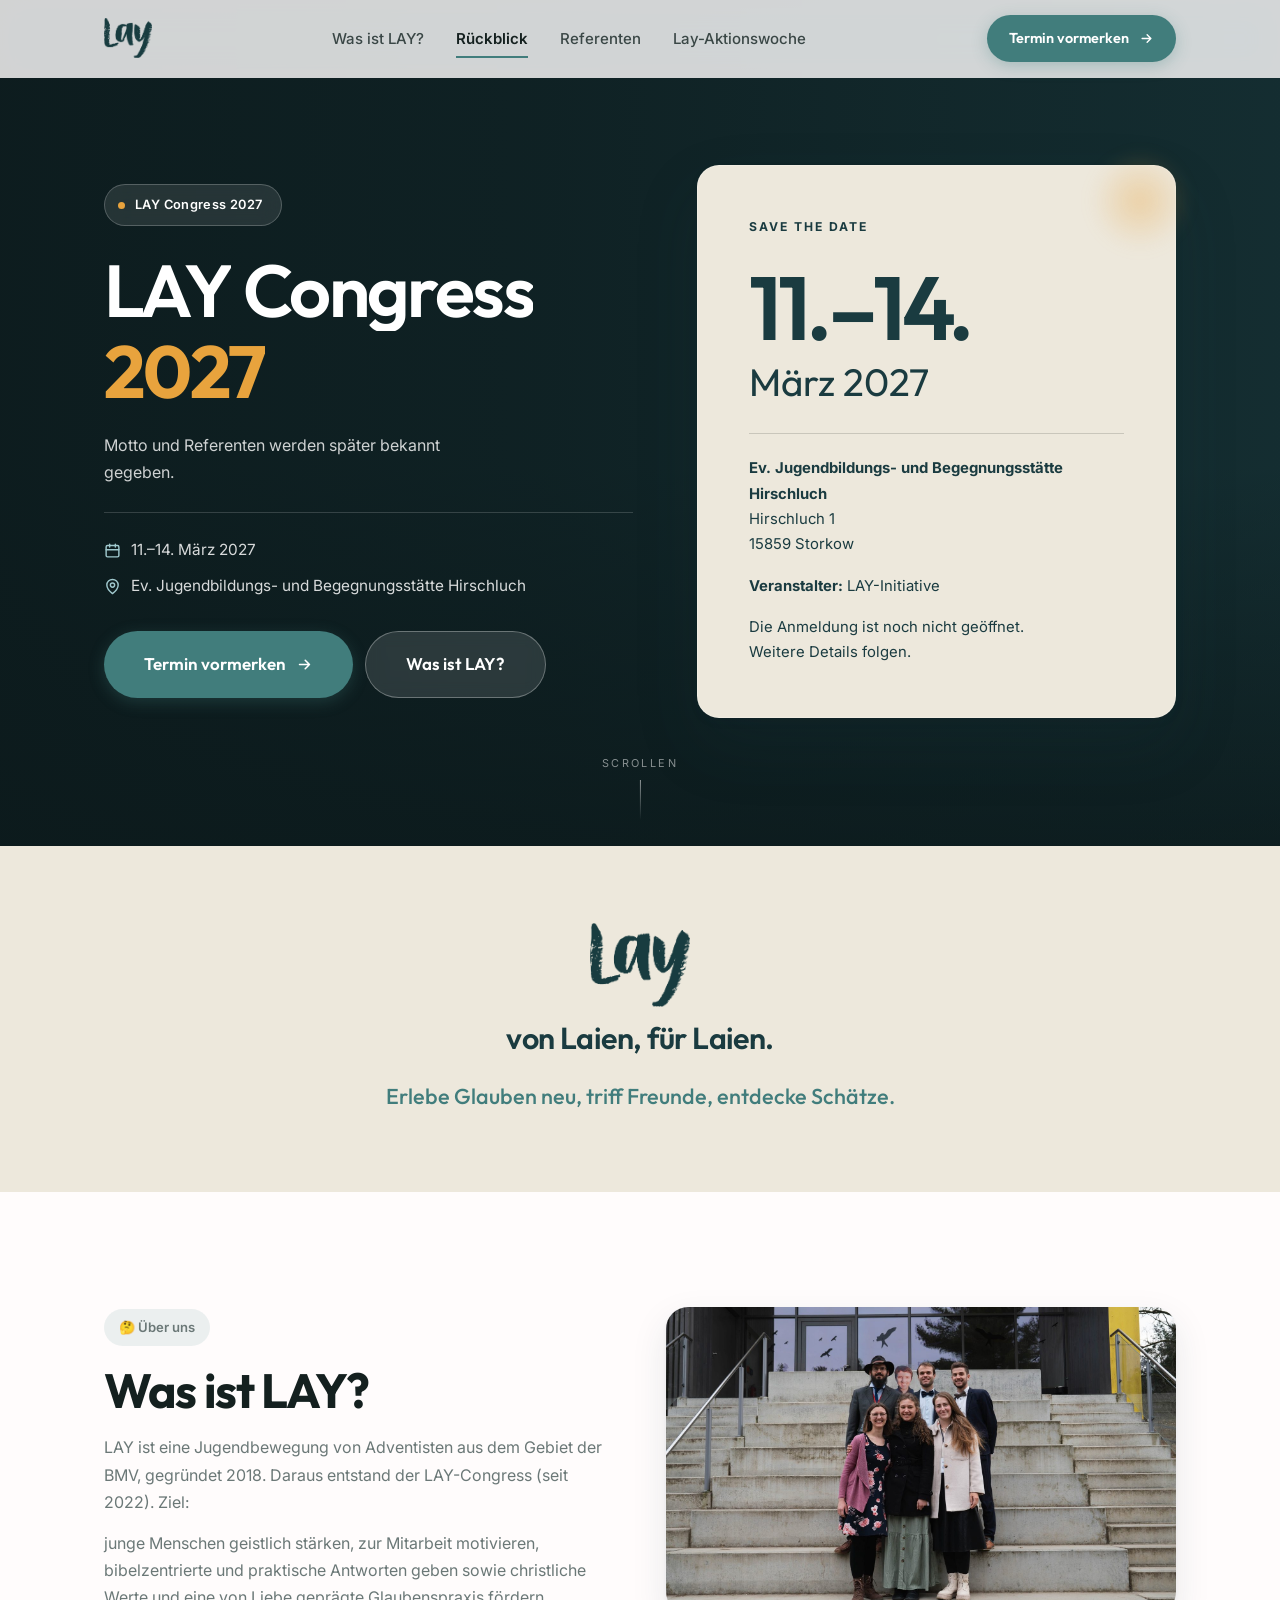
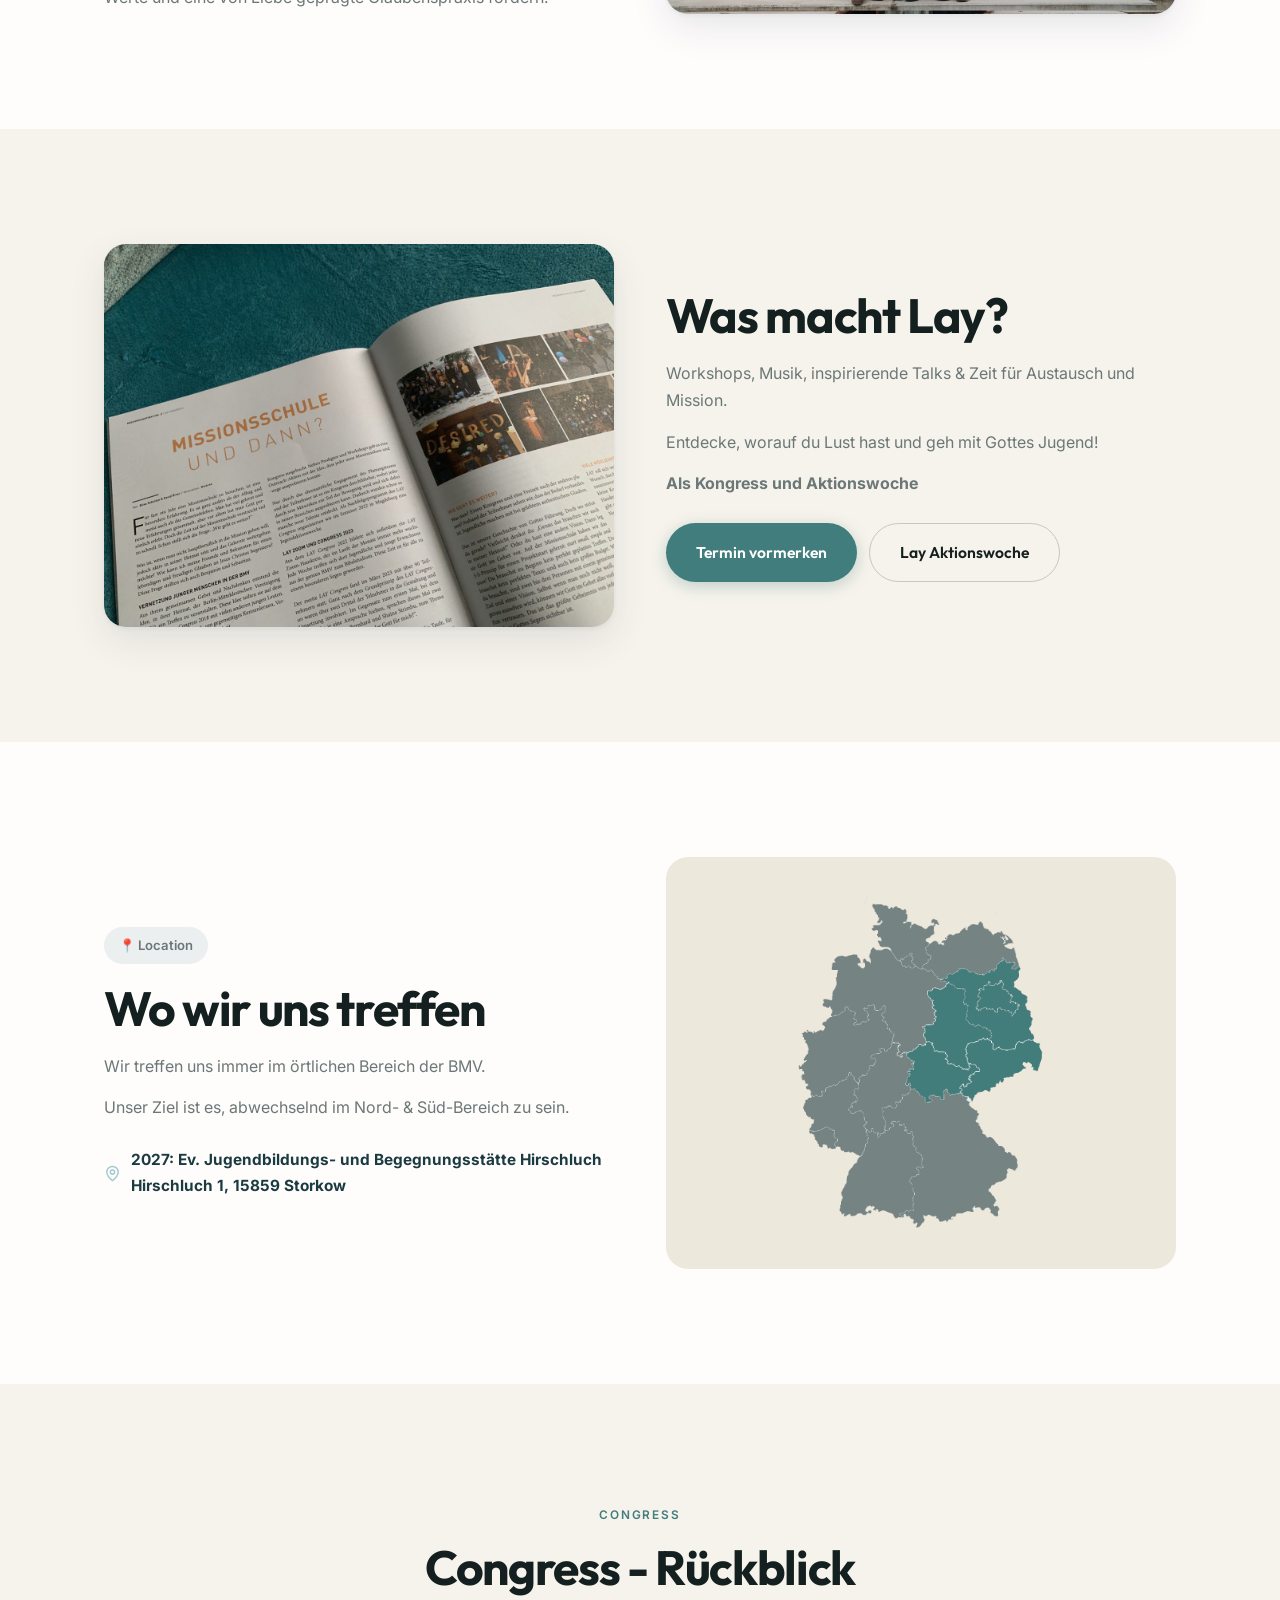
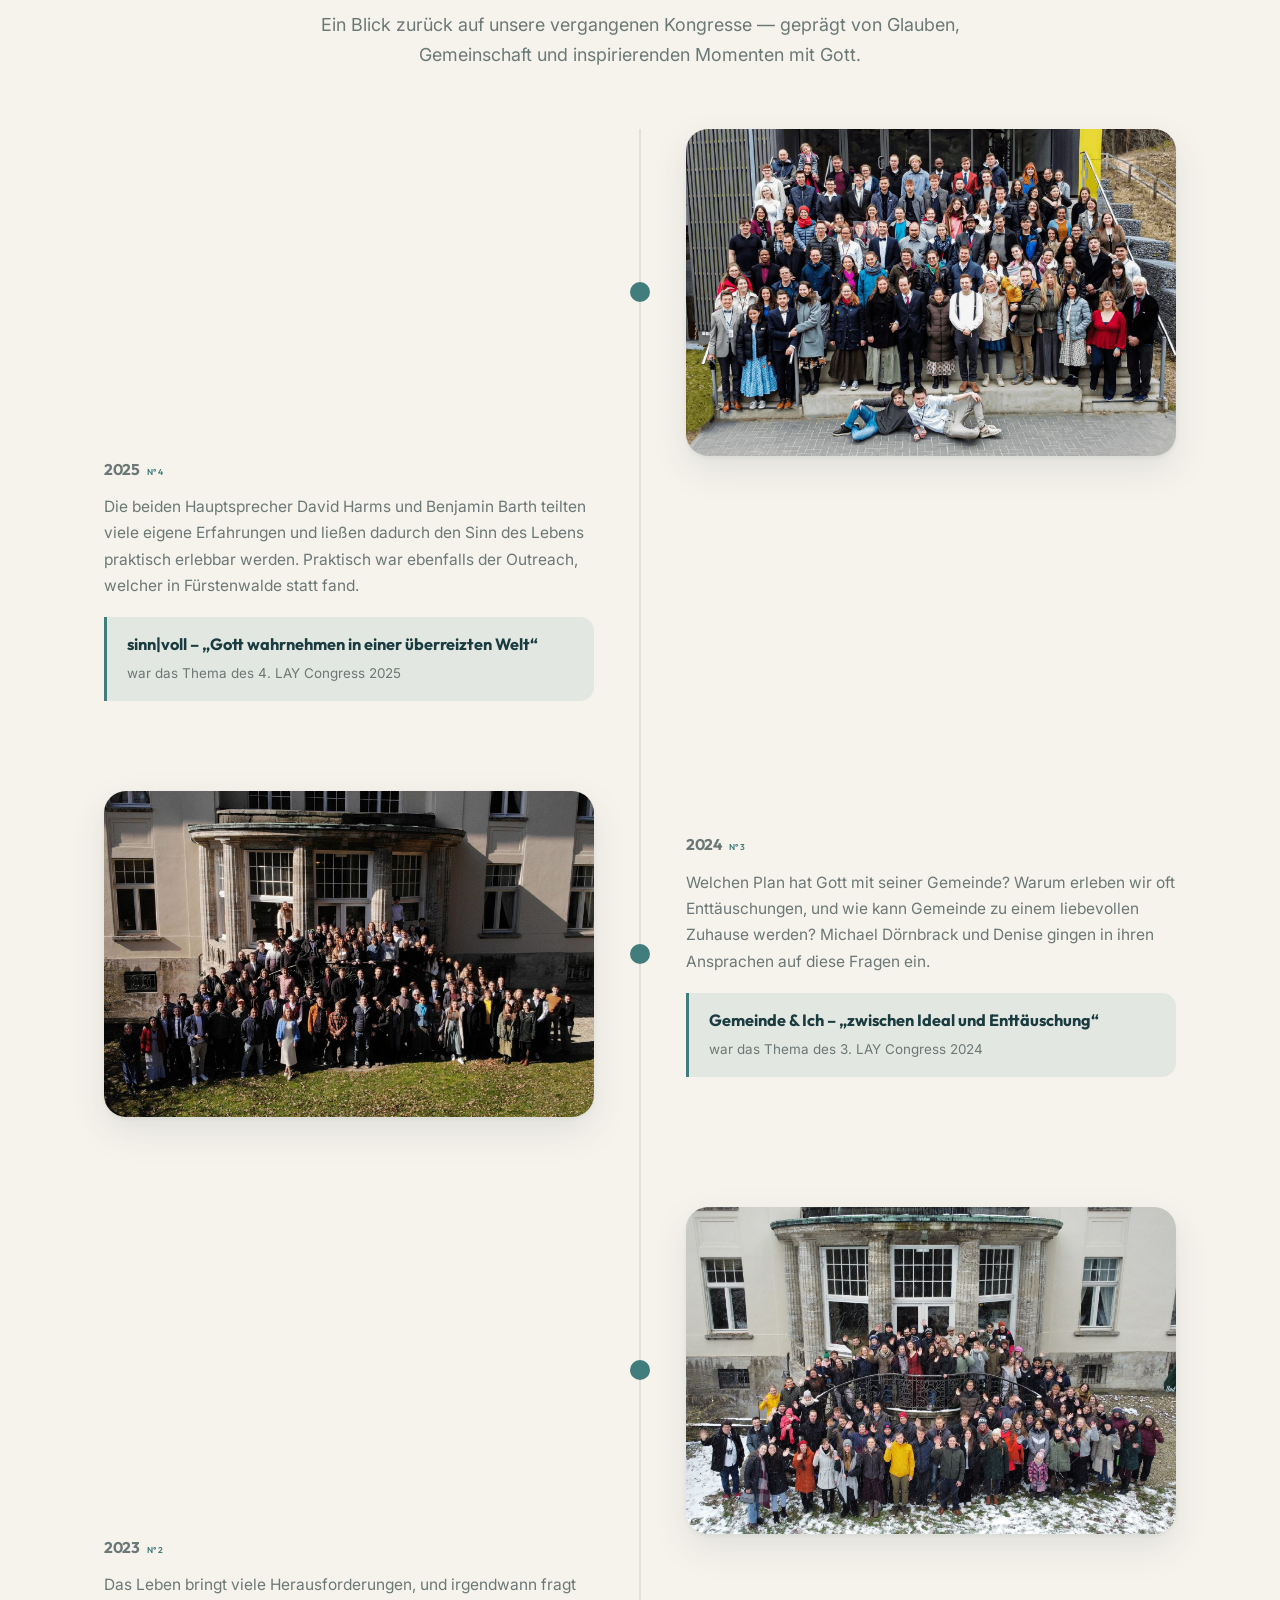
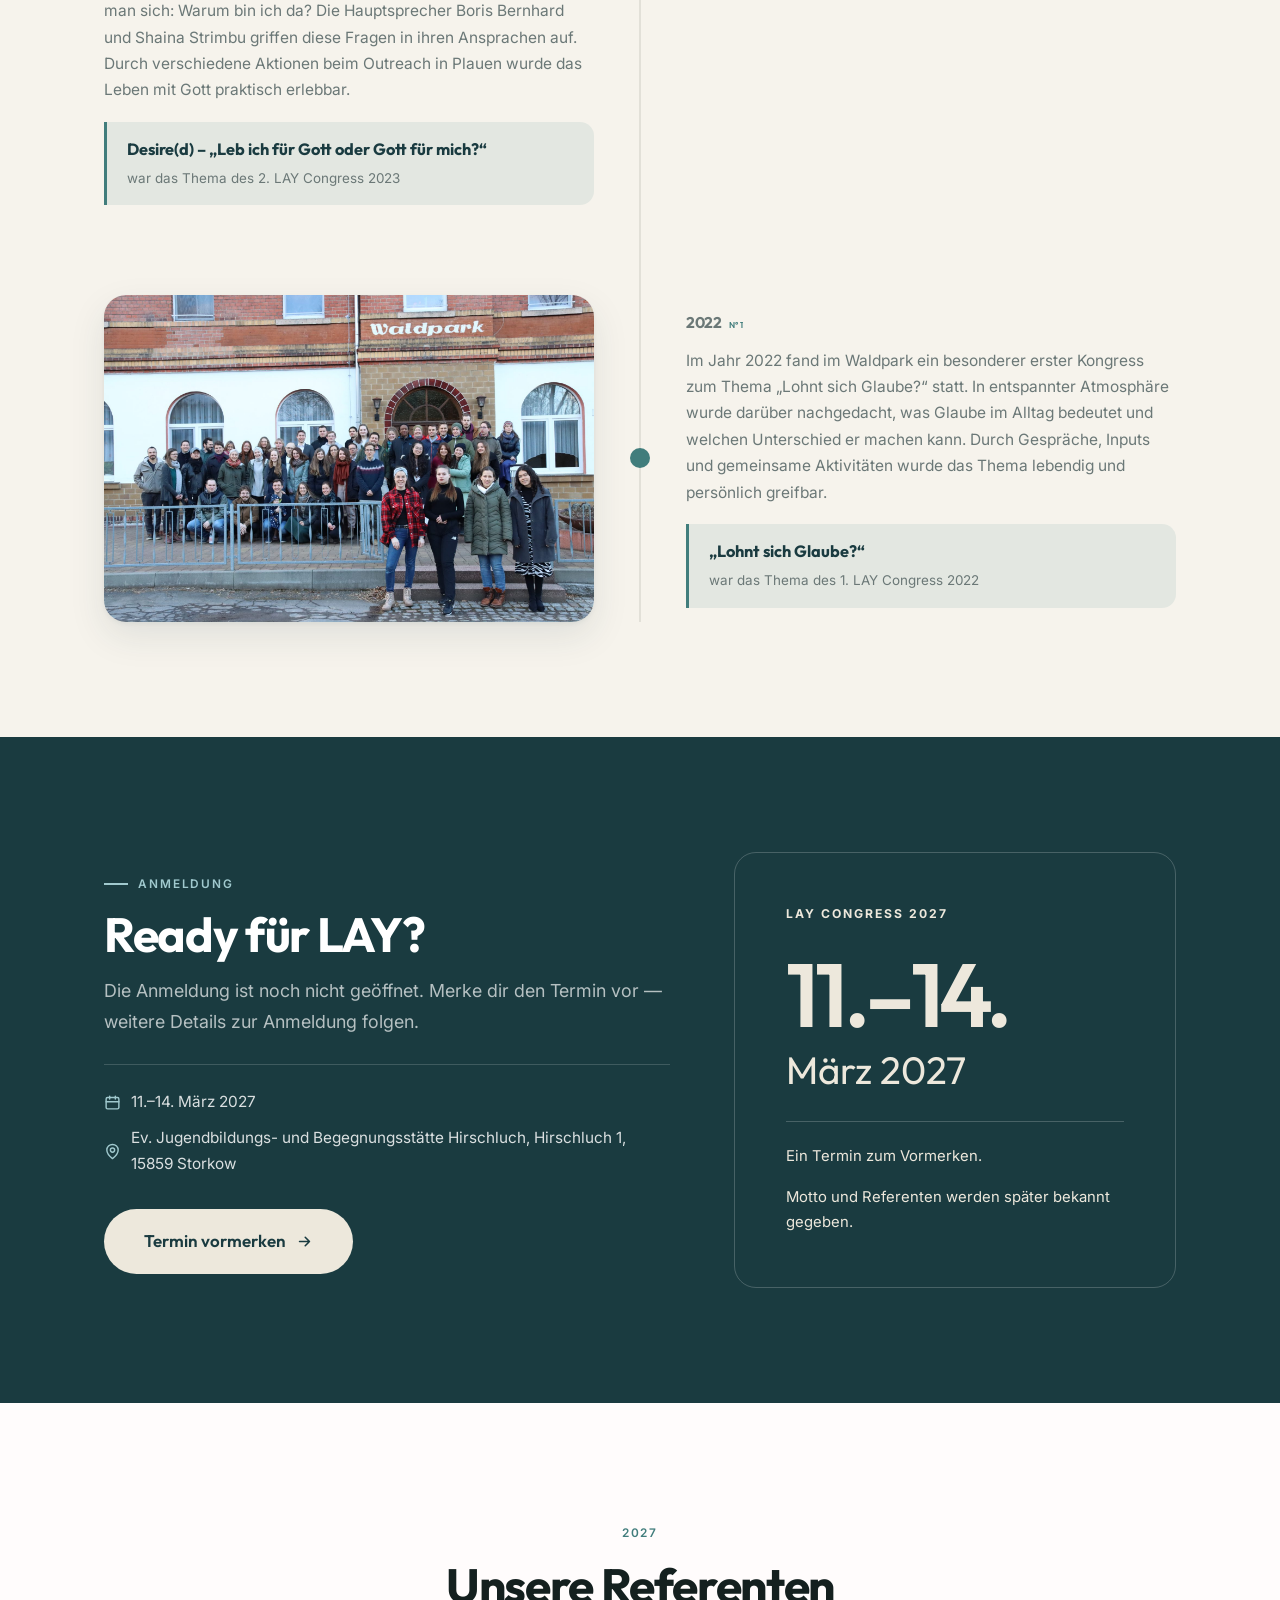
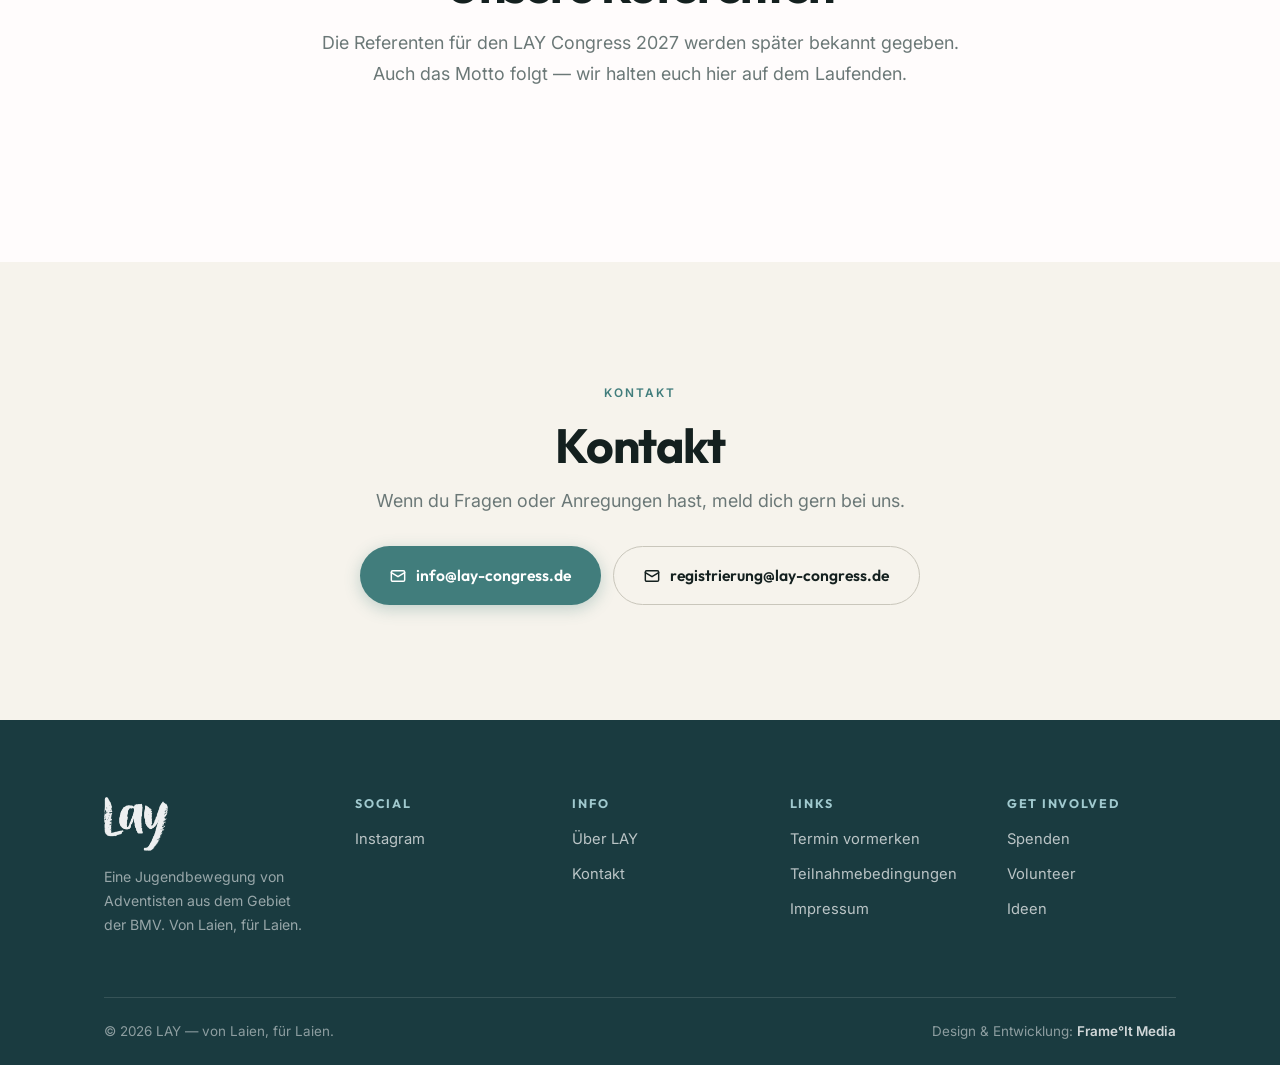
<file: index.html>
<!DOCTYPE html>
<html lang="de">
<head>
<meta charset="UTF-8">
<meta name="viewport" content="width=device-width, initial-scale=1, viewport-fit=cover">
<title>LAY Congress 2027 – 11.–14. März | Ev. Jugendbildungs- und Begegnungsstätte Hirschluch</title>
<meta name="description" content="LAY Congress 2027: 11.–14. März in der Ev. Jugendbildungs- und Begegnungsstätte Hirschluch. Termin vormerken! Motto und Referenten werden später bekannt gegeben. Die Anmeldung ist noch nicht geöffnet.">
<meta name="theme-color" content="#1a3b40">
<link rel="icon" href="assets/img/favicon.png" type="image/png">
<link rel="apple-touch-icon" href="assets/img/favicon.png">

<meta property="og:type" content="website">
<meta property="og:title" content="LAY Congress 2027 – 11.–14. März | Ev. Jugendbildungs- und Begegnungsstätte Hirschluch">
<meta property="og:description" content="LAY Congress 2027: 11.–14. März in der Ev. Jugendbildungs- und Begegnungsstätte Hirschluch. Motto, Referenten und Anmeldedetails folgen.">
<meta property="og:locale" content="de_DE">

<link rel="preconnect" href="https://fonts.googleapis.com">
<link rel="preconnect" href="https://fonts.gstatic.com" crossorigin>
<link href="https://fonts.googleapis.com/css2?family=Inter:wght@400;500;600;700&family=Outfit:wght@500;600;700&display=swap" rel="stylesheet">
<script>document.documentElement.classList.add('js');</script>
<link rel="stylesheet" href="assets/css/style.css?v=2027-save-the-date">

<script type="application/ld+json">
{
  "@context": "https://schema.org",
  "@type": "Event",
  "name": "LAY Congress 2027",
  "startDate": "2027-03-11",
  "endDate": "2027-03-14",
  "eventStatus": "https://schema.org/EventScheduled",
  "eventAttendanceMode": "https://schema.org/OfflineEventAttendanceMode",
  "location": {
    "@type": "Place",
    "name": "Ev. Jugendbildungs- und Begegnungsstätte Hirschluch",
    "address": {
      "@type": "PostalAddress",
      "streetAddress": "Hirschluch 1",
      "postalCode": "15859",
      "addressLocality": "Storkow",
      "addressCountry": "DE"
    }
  },
  "description": "LAY Congress vom 11. bis 14. März 2027. Motto und Referenten werden später bekannt gegeben. Die Anmeldung ist noch nicht geöffnet; weitere Details folgen.",
  "organizer": { "@type": "Organization", "name": "LAY-Initiative", "email": "info@lay-congress.de" }
}
</script>
</head>
<body>

<!-- ==================== Header ==================== -->
<header class="header" id="header">
  <div class="header__inner">
    <a href="#top" class="brand" aria-label="LAY – Startseite">
      <img src="assets/img/logo-lay.png" alt="LAY" width="900" height="757">
    </a>

    <nav class="nav" aria-label="Hauptnavigation">
      <a href="#ueberuns">Was ist LAY?</a>
      <a href="#rueckblick">Rückblick</a>
      <a href="#referenten">Referenten</a>
      <a href="#aktionswoche">Lay-Aktionswoche</a>
    </nav>

    <div class="header__actions">
      <a href="lay-congress-2027.ics" download class="btn btn--sm">
        Termin vormerken
        <svg width="15" height="15" viewBox="0 0 24 24" fill="none" stroke="currentColor" stroke-width="2.2" stroke-linecap="round" stroke-linejoin="round" aria-hidden="true"><path d="M5 12h14M13 6l6 6-6 6"/></svg>
      </a>
      <button class="burger" id="burger" aria-label="Menü öffnen" aria-expanded="false" aria-controls="mobileNav">
        <span></span><span></span><span></span>
      </button>
    </div>
  </div>
  <div class="progress" id="progress" aria-hidden="true"></div>
</header>

<!-- ==================== Mobiles Menü ==================== -->
<div class="mobile-nav" id="mobileNav" aria-label="Mobile Navigation">
  <a href="#ueberuns"     class="mobile-link" style="--i:0"><span class="mobile-link__num">01</span>Was ist LAY?</a>
  <a href="#rueckblick"   class="mobile-link" style="--i:1"><span class="mobile-link__num">02</span>Rückblick</a>
  <a href="#referenten"   class="mobile-link" style="--i:2"><span class="mobile-link__num">03</span>Referenten</a>
  <a href="#aktionswoche" class="mobile-link" style="--i:3"><span class="mobile-link__num">04</span>Lay-Aktionswoche</a>
  <a href="#contact"      class="mobile-link" style="--i:4"><span class="mobile-link__num">05</span>Kontakt</a>

  <div class="mobile-nav__foot">
    <p class="mobile-nav__meta">LAY Congress 2027 · 11.–14. März 2027 · Ev. Jugendbildungs- und Begegnungsstätte Hirschluch</p>
    <a href="lay-congress-2027.ics" download class="btn">Termin vormerken</a>
    <a href="mailto:info@lay-congress.de" class="btn btn--ghost">info@lay-congress.de</a>
  </div>
</div>

<main id="top">

<!-- ==================== Hero ==================== -->
<section class="hero" id="hero" aria-label="LAY Congress 2027">
  <div class="hero__scrim" aria-hidden="true"></div>

  <div class="hero__inner">
    <div class="hero__grid">
      <div class="hero__content">
        <p class="hero__badge"><span class="dot" aria-hidden="true"></span>LAY Congress 2027</p>

        <h1 class="h-xl" data-split>LAY Congress <em>2027</em></h1>
        <p class="hero__notice">Motto und Referenten werden später bekannt gegeben.</p>

        <div class="hero__meta">
          <span class="hero__meta-item">
            <svg width="17" height="17" viewBox="0 0 24 24" fill="none" stroke="currentColor" stroke-width="2" stroke-linecap="round" stroke-linejoin="round" aria-hidden="true"><rect x="3" y="5" width="18" height="16" rx="2"/><path d="M16 3v4M8 3v4M3 11h18"/></svg>
            11.–14. März 2027
          </span>
          <span class="hero__meta-item">
            <svg width="17" height="17" viewBox="0 0 24 24" fill="none" stroke="currentColor" stroke-width="2" stroke-linecap="round" stroke-linejoin="round" aria-hidden="true"><path d="M20 10c0 6-8 12-8 12s-8-6-8-12a8 8 0 0 1 16 0z"/><circle cx="12" cy="10" r="3"/></svg>
            Ev. Jugendbildungs- und Begegnungsstätte Hirschluch
          </span>
        </div>

        <div class="hero__cta">
          <a href="lay-congress-2027.ics" download class="btn btn--lg">
            Termin vormerken
            <svg width="17" height="17" viewBox="0 0 24 24" fill="none" stroke="currentColor" stroke-width="2.2" stroke-linecap="round" stroke-linejoin="round" aria-hidden="true"><path d="M5 12h14M13 6l6 6-6 6"/></svg>
          </a>
          <a href="#ueberuns" class="btn btn--lg btn--on-dark">Was ist LAY?</a>
        </div>
      </div>

      <div class="hero__visual reveal-right">
        <div class="save-date">
          <p class="save-date__label">Save the date</p>
          <p class="save-date__days">11.–14.</p>
          <p class="save-date__month">März 2027</p>
          <div class="save-date__details">
            <p><strong>Ev. Jugendbildungs- und Begegnungsstätte Hirschluch</strong><br>Hirschluch 1<br>15859 Storkow</p>
            <p><strong>Veranstalter:</strong> LAY-Initiative</p>
            <p>Die Anmeldung ist noch nicht geöffnet.<br>Weitere Details folgen.</p>
          </div>
        </div>
      </div>
    </div>
  </div>

  <p class="hero__scroll" aria-hidden="true">Scrollen</p>
</section>

<!-- ==================== Claim ==================== -->
<div class="claim">
  <div class="wrap">
    <img src="assets/img/logo-lay.png" alt="LAY" class="claim__logo reveal" width="900" height="757">
    <p class="claim__sub reveal" style="--d:80ms">von Laien, für Laien.</p>
    <p class="claim__text reveal" style="--d:160ms">Erlebe Glauben neu, triff Freunde, entdecke Schätze.</p>
  </div>
</div>

<!-- ==================== Was ist LAY? ==================== -->
<section class="section" id="ueberuns">
  <div class="wrap">
    <div class="split">
      <div class="split__body reveal-left">
        <p class="chip">🤔 Über uns</p>
        <h2 class="h-lg">Was ist LAY?</h2>
        <p>LAY ist eine Jugendbewegung von Adventisten aus dem Gebiet der BMV, gegründet 2018. Daraus entstand der LAY-Congress (seit 2022). Ziel:</p>
        <p>junge Menschen geistlich stärken, zur Mitarbeit motivieren, bibelzentrierte und praktische Antworten geben sowie christliche Werte und eine von Liebe geprägte Glaubenspraxis fördern.</p>
      </div>
      <div class="split__media reveal-right" style="--d:120ms">
        <img src="assets/img/was-ist-lay.jpg" alt="Die LAY-Gruppe auf einer Treppe" width="1600" height="961" loading="lazy">
      </div>
    </div>
  </div>
</section>

<!-- ==================== Was macht Lay? ==================== -->
<section class="section section--cream" id="aktionswoche">
  <div class="wrap">
    <div class="split split--reverse">
      <div class="split__media reveal-left">
        <img src="assets/img/was-macht-lay.jpg" alt="Aufgeschlagenes LAY-Magazin: Missionsschule und dann?" width="1280" height="960" loading="lazy">
      </div>
      <div class="split__body reveal-right" style="--d:120ms">
        <h2 class="h-lg">Was macht Lay?</h2>
        <p>Workshops, Musik, inspirierende Talks &amp; Zeit für Austausch und Mission.</p>
        <p>Entdecke, worauf du Lust hast und geh mit Gottes Jugend!</p>
        <p><strong>Als Kongress und Aktionswoche</strong></p>
        <div class="split__actions">
          <a href="lay-congress-2027.ics" download class="btn">Termin vormerken</a>
          <a href="mailto:info@lay-congress.de?subject=Lay%20Aktionswoche" class="btn btn--ghost">Lay Aktionswoche</a>
        </div>
      </div>
    </div>
  </div>
</section>

<!-- ==================== Location ==================== -->
<section class="section" id="location">
  <div class="wrap">
    <div class="split">
      <div class="split__body reveal-left">
        <p class="chip">📍 Location</p>
        <h2 class="h-lg">Wo wir uns treffen</h2>
        <p>Wir treffen uns immer im örtlichen Bereich der BMV.</p>
        <p>Unser Ziel ist es, abwechselnd im Nord- &amp; Süd-Bereich zu sein.</p>
        <div class="split__actions">
          <span class="hero__meta-item" style="color:var(--teal-deep)">
            <svg width="17" height="17" viewBox="0 0 24 24" fill="none" stroke="currentColor" stroke-width="2" stroke-linecap="round" stroke-linejoin="round" aria-hidden="true"><path d="M20 10c0 6-8 12-8 12s-8-6-8-12a8 8 0 0 1 16 0z"/><circle cx="12" cy="10" r="3"/></svg>
            <strong>2027: Ev. Jugendbildungs- und Begegnungsstätte Hirschluch<br>Hirschluch 1, 15859 Storkow</strong>
          </span>
        </div>
      </div>
      <div class="map-card reveal-right" style="--d:120ms">
        <img src="assets/img/karte-deutschland.png" alt="Karte von Deutschland mit dem Bereich der BMV" width="686" height="900" loading="lazy">
      </div>
    </div>
  </div>
</section>

<!-- ==================== Rückblick ==================== -->
<section class="section section--cream" id="rueckblick">
  <div class="wrap">
    <div class="section-head section-head--center reveal">
      <p class="eyebrow eyebrow--center">Congress</p>
      <h2 class="h-lg">Congress&nbsp;- Rückblick</h2>
      <p class="lead">Ein Blick zurück auf unsere vergangenen Kongresse — geprägt von Glauben, Gemeinschaft und inspirierenden Momenten mit Gott.</p>
    </div>

    <div class="timeline" id="timeline">
      <div class="timeline__line" id="timelineLine" aria-hidden="true"></div>

      <article class="tl-item reveal">
        <span class="tl-item__marker" aria-hidden="true"></span>
        <div class="tl-item__media">
          <img src="assets/img/congress-2025.jpg" alt="Gruppenbild vom 4. LAY Congress 2025" width="1800" height="1074" loading="lazy">
        </div>
        <div class="tl-item__body">
          <p class="tl-item__year">2025 <span>N° 4</span></p>
          <p>Die beiden Hauptsprecher David Harms und Benjamin Barth teilten viele eigene Erfahrungen und ließen dadurch den Sinn des Lebens praktisch erlebbar werden. Praktisch war ebenfalls der Outreach, welcher in Fürstenwalde statt fand.</p>
          <div class="tl-item__quote">
            <b>sinn|voll – „Gott wahrnehmen in einer überreizten Welt“</b>
            <small>war das Thema des 4. LAY Congress 2025</small>
          </div>
        </div>
      </article>

      <article class="tl-item reveal">
        <span class="tl-item__marker" aria-hidden="true"></span>
        <div class="tl-item__media">
          <img src="assets/img/congress-2024.jpg" alt="Gruppenbild vom 3. LAY Congress 2024" width="1800" height="1128" loading="lazy">
        </div>
        <div class="tl-item__body">
          <p class="tl-item__year">2024 <span>N° 3</span></p>
          <p>Welchen Plan hat Gott mit seiner Gemeinde? Warum erleben wir oft Enttäuschungen, und wie kann Gemeinde zu einem liebevollen Zuhause werden? Michael Dörnbrack und Denise gingen in ihren Ansprachen auf diese Fragen ein.</p>
          <div class="tl-item__quote">
            <b>Gemeinde &amp; Ich – „zwischen Ideal und Enttäuschung“</b>
            <small>war das Thema des 3. LAY Congress 2024</small>
          </div>
        </div>
      </article>

      <article class="tl-item reveal">
        <span class="tl-item__marker" aria-hidden="true"></span>
        <div class="tl-item__media">
          <img src="assets/img/congress-2023.jpg" alt="Gruppenbild vom 2. LAY Congress 2023" width="1800" height="1212" loading="lazy">
        </div>
        <div class="tl-item__body">
          <p class="tl-item__year">2023 <span>N° 2</span></p>
          <p>Das Leben bringt viele Herausforderungen, und irgendwann fragt man sich: Warum bin ich da? Die Hauptsprecher Boris Bernhard und Shaina Strimbu griffen diese Fragen in ihren Ansprachen auf. Durch verschiedene Aktionen beim Outreach in Plauen wurde das Leben mit Gott praktisch erlebbar.</p>
          <div class="tl-item__quote">
            <b>Desire(d) – „Leb ich für Gott oder Gott für mich?“</b>
            <small>war das Thema des 2. LAY Congress 2023</small>
          </div>
        </div>
      </article>

      <article class="tl-item reveal">
        <span class="tl-item__marker" aria-hidden="true"></span>
        <div class="tl-item__media">
          <img src="assets/img/congress-2022.jpg" alt="Gruppenbild vom 1. LAY Congress 2022 im Waldpark" width="1800" height="1200" loading="lazy">
        </div>
        <div class="tl-item__body">
          <p class="tl-item__year">2022 <span>N° 1</span></p>
          <p>Im Jahr 2022 fand im Waldpark ein besonderer erster Kongress zum Thema „Lohnt sich Glaube?“ statt. In entspannter Atmosphäre wurde darüber nachgedacht, was Glaube im Alltag bedeutet und welchen Unterschied er machen kann. Durch Gespräche, Inputs und gemeinsame Aktivitäten wurde das Thema lebendig und persönlich greifbar.</p>
          <div class="tl-item__quote">
            <b>„Lohnt sich Glaube?“</b>
            <small>war das Thema des 1. LAY Congress 2022</small>
          </div>
        </div>
      </article>
    </div>
  </div>
</section>

<!-- ==================== Ready für LAY? ==================== -->
<section class="section section--deep" id="ready">
  <div class="wrap">
    <div class="ready">
      <div class="reveal-left">
        <p class="eyebrow">Anmeldung</p>
        <h2 class="h-lg" style="margin-top:14px">Ready für LAY?</h2>
        <p class="lead" style="margin-top:16px">Die Anmeldung ist noch nicht geöffnet. Merke dir den Termin vor — weitere Details zur Anmeldung folgen.</p>
        <div class="hero__meta">
          <span class="hero__meta-item">
            <svg width="17" height="17" viewBox="0 0 24 24" fill="none" stroke="currentColor" stroke-width="2" stroke-linecap="round" stroke-linejoin="round" aria-hidden="true"><rect x="3" y="5" width="18" height="16" rx="2"/><path d="M16 3v4M8 3v4M3 11h18"/></svg>
            11.–14. März 2027
          </span>
          <span class="hero__meta-item">
            <svg width="17" height="17" viewBox="0 0 24 24" fill="none" stroke="currentColor" stroke-width="2" stroke-linecap="round" stroke-linejoin="round" aria-hidden="true"><path d="M20 10c0 6-8 12-8 12s-8-6-8-12a8 8 0 0 1 16 0z"/><circle cx="12" cy="10" r="3"/></svg>
            Ev. Jugendbildungs- und Begegnungsstätte Hirschluch, Hirschluch 1, 15859 Storkow
          </span>
        </div>
        <div class="hero__cta">
          <a href="lay-congress-2027.ics" download class="btn btn--lg btn--cream">
            Termin vormerken
            <svg width="17" height="17" viewBox="0 0 24 24" fill="none" stroke="currentColor" stroke-width="2.2" stroke-linecap="round" stroke-linejoin="round" aria-hidden="true"><path d="M5 12h14M13 6l6 6-6 6"/></svg>
          </a>
        </div>
      </div>

      <div class="save-date save-date--outline reveal-right" style="--d:120ms">
        <p class="save-date__label">LAY Congress 2027</p>
        <p class="save-date__days">11.–14.</p>
        <p class="save-date__month">März 2027</p>
        <div class="save-date__details">
          <p>Ein Termin zum Vormerken.</p>
          <p>Motto und Referenten werden später bekannt gegeben.</p>
        </div>
      </div>
    </div>
  </div>
</section>

<!-- ==================== Referenten ==================== -->
<section class="section" id="referenten">
  <div class="wrap">
    <div class="section-head section-head--center reveal">
      <p class="eyebrow eyebrow--center">2027</p>
      <h2 class="h-lg">Unsere Referenten</h2>
      <p class="lead">Die Referenten für den LAY Congress 2027 werden später bekannt gegeben. Auch das Motto folgt — wir halten euch hier auf dem Laufenden.</p>
    </div>

  </div>
</section>

<!-- ==================== Kontakt ==================== -->
<section class="section section--cream" id="contact">
  <div class="wrap">
    <div class="contact-box reveal">
      <p class="eyebrow eyebrow--center">Kontakt</p>
      <h2 class="h-lg" style="margin-top:14px">Kontakt</h2>
      <p class="lead" style="margin-top:14px">Wenn du Fragen oder Anregungen hast, meld dich gern bei uns.</p>
      <div class="contact-box__actions">
        <a href="mailto:info@lay-congress.de" class="btn">
          <svg width="16" height="16" viewBox="0 0 24 24" fill="none" stroke="currentColor" stroke-width="2.2" stroke-linecap="round" stroke-linejoin="round" aria-hidden="true"><rect x="2" y="4" width="20" height="16" rx="2"/><path d="m2 7 10 6 10-6"/></svg>
          info@lay-congress.de
        </a>
        <a href="mailto:registrierung@lay-congress.de" class="btn btn--ghost">
          <svg width="16" height="16" viewBox="0 0 24 24" fill="none" stroke="currentColor" stroke-width="2.2" stroke-linecap="round" stroke-linejoin="round" aria-hidden="true"><rect x="2" y="4" width="20" height="16" rx="2"/><path d="m2 7 10 6 10-6"/></svg>
          registrierung@lay-congress.de
        </a>
      </div>
    </div>
  </div>
</section>

</main>

<!-- ==================== Footer ==================== -->
<footer class="footer">
  <div class="wrap">
    <div class="footer__grid">
      <div class="footer__brand reveal">
        <img src="assets/img/logo-lay.png" alt="LAY" width="900" height="757">
        <p>Eine Jugendbewegung von Adventisten aus dem Gebiet der BMV. Von Laien, für Laien.</p>
      </div>

      <div class="footer__col reveal" style="--d:80ms">
        <h4>Social</h4>
        <ul>
          <li><a href="https://www.instagram.com/lay_congress/" target="_blank" rel="noopener noreferrer">Instagram</a></li>
        </ul>
      </div>

      <div class="footer__col reveal" style="--d:140ms">
        <h4>Info</h4>
        <ul>
          <li><a href="#ueberuns">Über LAY</a></li>
          <li><a href="#contact">Kontakt</a></li>
        </ul>
      </div>

      <div class="footer__col reveal" style="--d:200ms">
        <h4>Links</h4>
        <ul>
          <li><a href="lay-congress-2027.ics" download>Termin vormerken</a></li>
          <li><a href="https://bmv.adventjugend.de/veranstaltungen/teilnahmebedingungen/" target="_blank" rel="noopener noreferrer">Teilnahmebedingungen</a></li>
          <li><a href="impressum.html">Impressum</a></li>
        </ul>
      </div>

      <div class="footer__col reveal" style="--d:260ms">
        <h4>Get Involved</h4>
        <ul>
          <li><a href="https://www.paypal.com/donate?hosted_button_id=5W8ATGJWCRS8S&amp;locale.x=de_DE" target="_blank" rel="noopener noreferrer">Spenden</a></li>
          <li><a href="mailto:info@lay-congress.de?subject=Volunteer">Volunteer</a></li>
          <li><a href="mailto:info@lay-congress.de?subject=Idee">Ideen</a></li>
        </ul>
      </div>
    </div>

    <div class="footer__bottom">
      <span>© 2026 LAY — von Laien, für Laien.</span>
      <span class="footer__credit">Design &amp; Entwicklung:
        <a href="https://www.frame-it.media" target="_blank" rel="noopener noreferrer">Frame°It Media</a>
      </span>
    </div>
  </div>
</footer>

<!-- ==================== Mobile Aktionsleiste ==================== -->
<div class="callbar" id="callbar">
  <a href="lay-congress-2027.ics" download class="btn btn--sm">Termin vormerken</a>
  <a href="mailto:info@lay-congress.de" class="btn btn--sm btn--ghost">
    <svg width="15" height="15" viewBox="0 0 24 24" fill="none" stroke="currentColor" stroke-width="2.2" stroke-linecap="round" stroke-linejoin="round" aria-hidden="true"><rect x="2" y="4" width="20" height="16" rx="2"/><path d="m2 7 10 6 10-6"/></svg>
    Kontakt
  </a>
</div>

<button class="totop" id="totop" aria-label="Nach oben scrollen">
  <svg width="18" height="18" viewBox="0 0 24 24" fill="none" stroke="currentColor" stroke-width="2.2" stroke-linecap="round" stroke-linejoin="round" aria-hidden="true"><path d="M12 19V5M5 12l7-7 7 7"/></svg>
</button>

<script src="assets/js/main.js" defer></script>
</body>
</html>
</file>
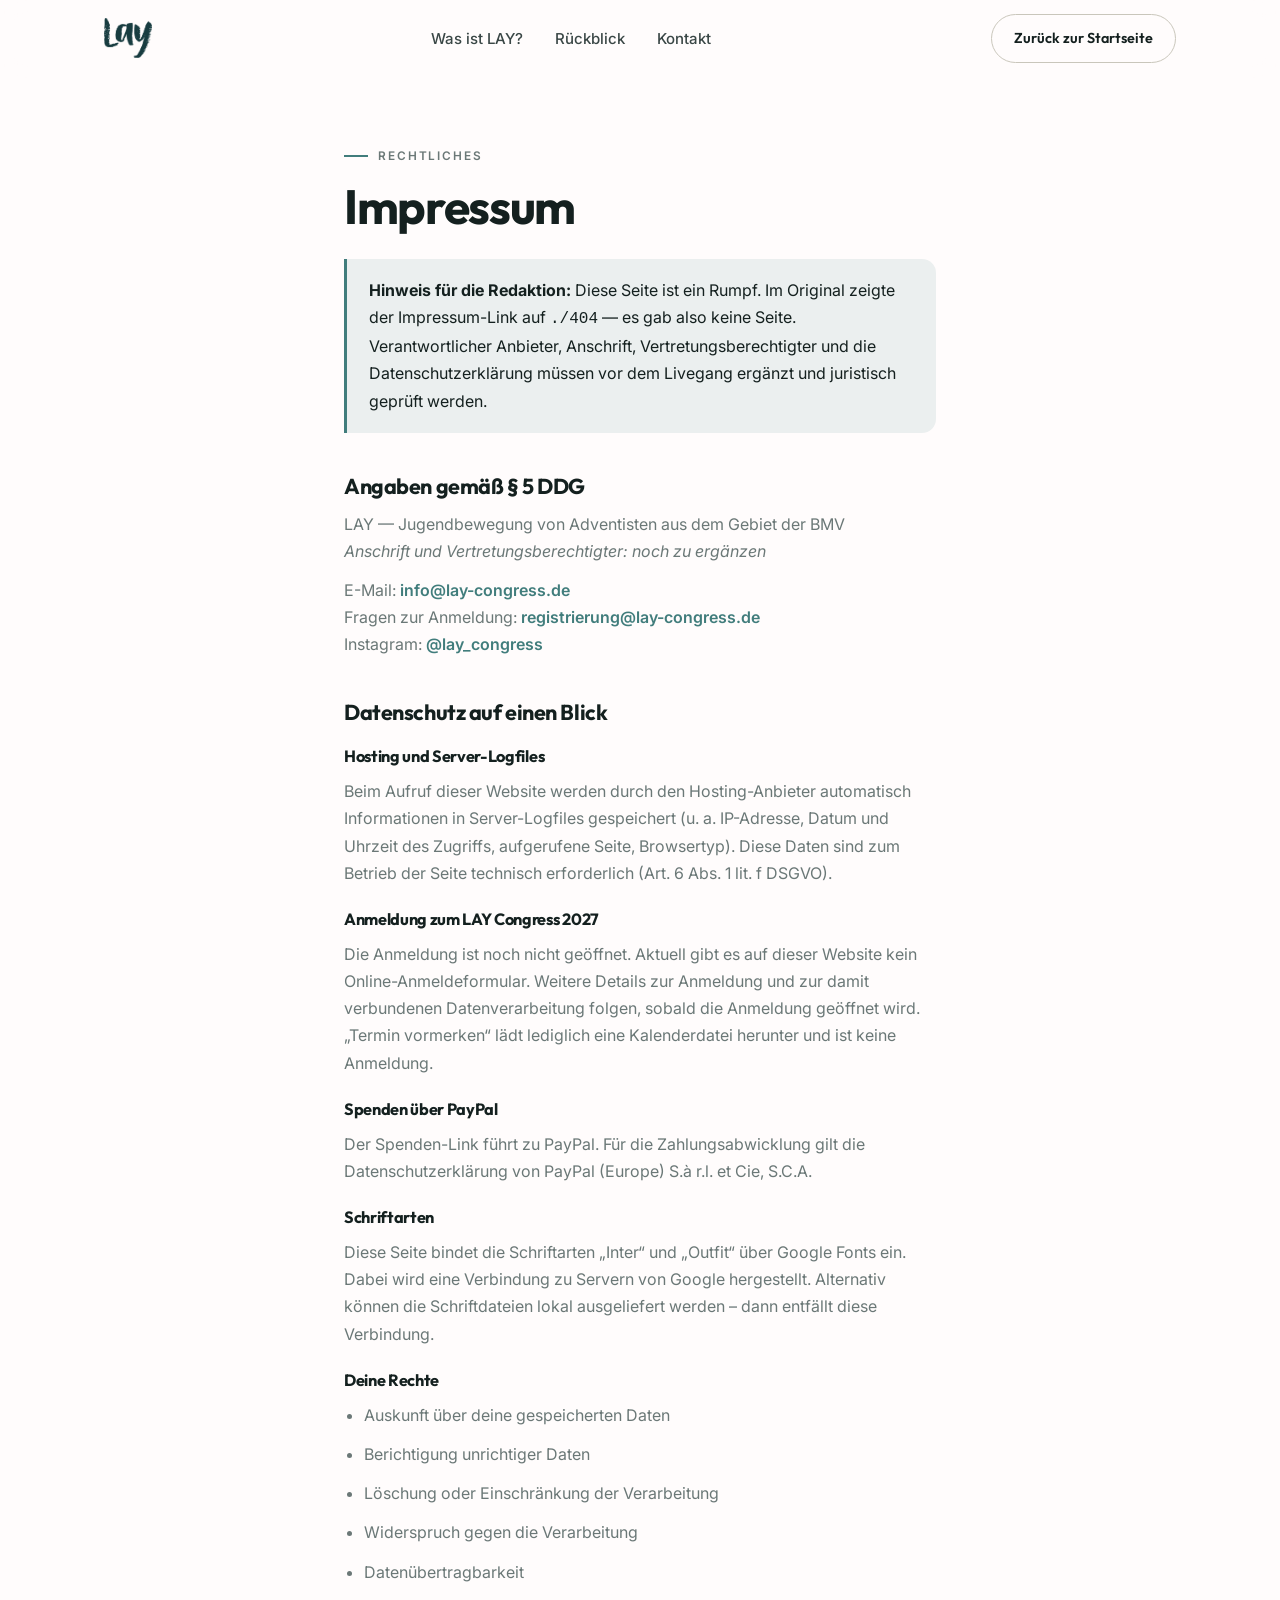
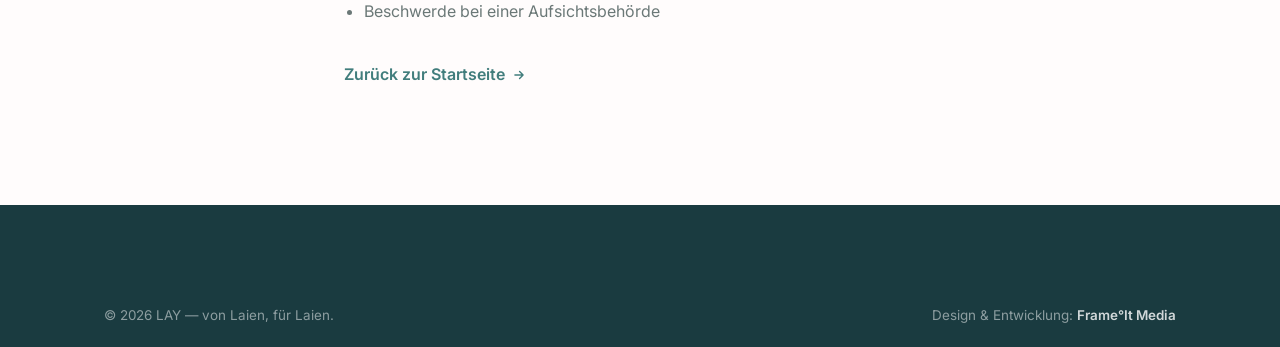
<file: impressum.html>
<!DOCTYPE html>
<html lang="de">
<head>
<meta charset="UTF-8">
<meta name="viewport" content="width=device-width, initial-scale=1, viewport-fit=cover">
<title>Impressum – LAY Congress</title>
<meta name="robots" content="noindex">
<link rel="icon" href="assets/img/favicon.png" type="image/png">
<link rel="preconnect" href="https://fonts.googleapis.com">
<link rel="preconnect" href="https://fonts.gstatic.com" crossorigin>
<link href="https://fonts.googleapis.com/css2?family=Inter:wght@400;500;600;700&family=Outfit:wght@500;600;700&display=swap" rel="stylesheet">
<script>document.documentElement.classList.add('js');</script>
<link rel="stylesheet" href="assets/css/style.css?v=2027-save-the-date">
<style>
  .legal { max-width: 720px; }
  .legal h2 { margin-top: 42px; font-size: 1.35rem; }
  .legal h3 { margin-top: 24px; font-size: 1.02rem; }
  .legal p, .legal li { color: var(--muted); margin-top: 12px; }
  .legal ul { list-style: disc; padding-left: 20px; }
  .legal a { color: var(--teal); font-weight: 600; }
  .legal .note {
    margin-top: 26px; padding: 18px 22px; border-left: 3px solid var(--teal);
    background: var(--teal-soft); border-radius: 0 var(--r) var(--r) 0; color: var(--ink);
  }
</style>
</head>
<body>

<header class="header is-scrolled" id="header">
  <div class="header__inner">
    <a href="index.html" class="brand" aria-label="Zur Startseite">
      <img src="assets/img/logo-lay.png" alt="LAY" width="900" height="757">
    </a>
    <nav class="nav" aria-label="Hauptnavigation">
      <a href="index.html#ueberuns">Was ist LAY?</a>
      <a href="index.html#rueckblick">Rückblick</a>
      <a href="index.html#contact">Kontakt</a>
    </nav>
    <div class="header__actions">
      <a href="index.html" class="btn btn--sm btn--ghost">Zurück zur Startseite</a>
      <button class="burger" id="burger" aria-label="Menü öffnen" aria-expanded="false" aria-controls="mobileNav">
        <span></span><span></span><span></span>
      </button>
    </div>
  </div>
</header>

<div class="mobile-nav" id="mobileNav" aria-label="Mobile Navigation">
  <a href="index.html#ueberuns"   class="mobile-link" style="--i:0"><span class="mobile-link__num">01</span>Was ist LAY?</a>
  <a href="index.html#rueckblick" class="mobile-link" style="--i:1"><span class="mobile-link__num">02</span>Rückblick</a>
  <a href="index.html#contact"    class="mobile-link" style="--i:2"><span class="mobile-link__num">03</span>Kontakt</a>
  <div class="mobile-nav__foot">
    <a href="index.html" class="btn">Zurück zur Startseite</a>
  </div>
</div>

<main class="section" style="padding-top: calc(var(--header-h) + 56px)">
  <div class="wrap legal">
    <p class="eyebrow">Rechtliches</p>
    <h1 class="h-lg" style="margin-top:14px">Impressum</h1>

    <div class="note">
      <strong>Hinweis für die Redaktion:</strong> Diese Seite ist ein Rumpf.
      Im Original zeigte der Impressum-Link auf <code>./404</code> — es gab also
      keine Seite. Verantwortlicher Anbieter, Anschrift, Vertretungsberechtigter
      und die Datenschutzerklärung müssen vor dem Livegang ergänzt und
      juristisch geprüft werden.
    </div>

    <h2>Angaben gemäß § 5 DDG</h2>
    <p>
      LAY — Jugendbewegung von Adventisten aus dem Gebiet der BMV<br>
      <em>Anschrift und Vertretungsberechtigter: noch zu ergänzen</em>
    </p>
    <p>
      E-Mail: <a href="mailto:info@lay-congress.de">info@lay-congress.de</a><br>
      Fragen zur Anmeldung: <a href="mailto:registrierung@lay-congress.de">registrierung@lay-congress.de</a><br>
      Instagram: <a href="https://www.instagram.com/lay_congress/" target="_blank" rel="noopener noreferrer">@lay_congress</a>
    </p>

    <h2>Datenschutz auf einen Blick</h2>

    <h3>Hosting und Server-Logfiles</h3>
    <p>
      Beim Aufruf dieser Website werden durch den Hosting-Anbieter automatisch
      Informationen in Server-Logfiles gespeichert (u. a. IP-Adresse, Datum und
      Uhrzeit des Zugriffs, aufgerufene Seite, Browsertyp). Diese Daten sind zum
      Betrieb der Seite technisch erforderlich (Art. 6 Abs. 1 lit. f DSGVO).
    </p>

    <h3>Anmeldung zum LAY Congress 2027</h3>
    <p>
      Die Anmeldung ist noch nicht geöffnet. Aktuell gibt es auf dieser Website
      kein Online-Anmeldeformular. Weitere Details zur Anmeldung und zur damit
      verbundenen Datenverarbeitung folgen, sobald die Anmeldung geöffnet wird.
      „Termin vormerken“ lädt lediglich eine Kalenderdatei herunter und ist keine Anmeldung.
    </p>

    <h3>Spenden über PayPal</h3>
    <p>
      Der Spenden-Link führt zu PayPal. Für die Zahlungsabwicklung gilt die
      Datenschutzerklärung von PayPal (Europe) S.à r.l. et Cie, S.C.A.
    </p>

    <h3>Schriftarten</h3>
    <p>
      Diese Seite bindet die Schriftarten „Inter“ und „Outfit“ über Google Fonts
      ein. Dabei wird eine Verbindung zu Servern von Google hergestellt.
      Alternativ können die Schriftdateien lokal ausgeliefert werden – dann
      entfällt diese Verbindung.
    </p>

    <h3>Deine Rechte</h3>
    <ul>
      <li>Auskunft über deine gespeicherten Daten</li>
      <li>Berichtigung unrichtiger Daten</li>
      <li>Löschung oder Einschränkung der Verarbeitung</li>
      <li>Widerspruch gegen die Verarbeitung</li>
      <li>Datenübertragbarkeit</li>
      <li>Beschwerde bei einer Aufsichtsbehörde</li>
    </ul>

    <p style="margin-top:36px">
      <a href="index.html" class="link">Zurück zur Startseite
        <svg width="14" height="14" viewBox="0 0 24 24" fill="none" stroke="currentColor" stroke-width="2.4" stroke-linecap="round" stroke-linejoin="round" aria-hidden="true"><path d="M5 12h14M13 6l6 6-6 6"/></svg>
      </a>
    </p>
  </div>
</main>

<footer class="footer">
  <div class="wrap">
    <div class="footer__bottom" style="border-top:0">
      <span>© 2026 LAY — von Laien, für Laien.</span>
      <span class="footer__credit">Design &amp; Entwicklung:
        <a href="https://www.frame-it.media" target="_blank" rel="noopener noreferrer">Frame°It Media</a>
      </span>
    </div>
  </div>
</footer>

<script src="assets/js/main.js" defer></script>
</body>
</html>
</file>
<file: assets/css/style.css>
/* ==========================================================================
   LAY Congress — Designsystem
   Farben aus dem Original: Petrol #417D7C (Logo), Dunkel #1A3B40, Creme #EDE8DC.
   ========================================================================== */

/* ---------- Tokens ---------- */
:root {
  --teal: #417d7c;
  --teal-dark: #1e5c63;
  --teal-deep: #1a3b40;
  --teal-light: #a0c9ce;
  --teal-soft: rgba(65, 125, 124, .10);

  --cream: #ede8dc;
  --cream-warm: #f6f3ec;

  --ink: #14201f;
  --ink-2: #3a4746;
  --muted: #6b7877;
  --muted-2: #9aa4a3;

  --bg: #fffcfc;
  --line: #e2e0d8;
  --line-strong: #c9c6bb;

  --sun: #e8a33d;

  --ff: "Inter", -apple-system, BlinkMacSystemFont, "Segoe UI", Roboto, Helvetica, Arial, sans-serif;
  --ff-display: "Outfit", var(--ff);

  --r-sm: 8px;
  --r: 14px;
  --r-lg: 22px;
  --r-xl: 32px;

  --shadow-sm: 0 1px 2px rgba(26, 59, 64, .05), 0 2px 8px rgba(26, 59, 64, .05);
  --shadow: 0 2px 4px rgba(26, 59, 64, .05), 0 14px 36px rgba(26, 59, 64, .10);
  --shadow-lg: 0 4px 10px rgba(26, 59, 64, .06), 0 28px 64px rgba(26, 59, 64, .16);

  --header-h: 78px;
  --pad: clamp(20px, 5vw, 64px);
  --maxw: 1200px;

  --ease: cubic-bezier(.22, .61, .36, 1);
  --ease-out: cubic-bezier(.16, 1, .3, 1);
}

/* ---------- Reset ---------- */
*, *::before, *::after { box-sizing: border-box; }
* { margin: 0; padding: 0; }

html {
  -webkit-text-size-adjust: 100%;
  scroll-behavior: smooth;
  scroll-padding-top: calc(var(--header-h) + 16px);
}

body {
  font-family: var(--ff);
  font-size: 16px;
  line-height: 1.7;
  color: var(--ink-2);
  background: var(--bg);
  -webkit-font-smoothing: antialiased;
  -moz-osx-font-smoothing: grayscale;
  overflow-x: hidden;
}
body.nav-open { overflow: hidden; }

img, svg { display: block; max-width: 100%; height: auto; }
button, input, textarea, select { font: inherit; color: inherit; }
button { background: none; border: 0; cursor: pointer; }
a { color: inherit; text-decoration: none; }
ul { list-style: none; }

:focus-visible { outline: 3px solid var(--teal); outline-offset: 3px; border-radius: 4px; }
::selection { background: var(--teal); color: #fff; }

/* ---------- Typografie ---------- */
h1, h2, h3, h4 {
  font-family: var(--ff-display);
  color: var(--ink);
  line-height: 1.1;
  letter-spacing: -.02em;
  font-weight: 700;
  text-wrap: balance;
}

.h-xl { font-size: clamp(2.5rem, 6.5vw, 4.6rem); font-weight: 700; letter-spacing: -.035em; }
.h-lg { font-size: clamp(1.9rem, 4.2vw, 3rem); letter-spacing: -.028em; }
.h-md { font-size: clamp(1.35rem, 2.2vw, 1.75rem); }
.h-sm { font-size: 1.12rem; }

.lead { font-size: clamp(1.02rem, 1.4vw, 1.16rem); color: var(--muted); line-height: 1.72; }
.muted { color: var(--muted); }

.eyebrow {
  display: inline-flex;
  align-items: center;
  gap: 10px;
  font-size: .74rem;
  font-weight: 600;
  letter-spacing: .16em;
  text-transform: uppercase;
  color: var(--teal);
}
.eyebrow::before { content: ""; width: 24px; height: 2px; background: var(--teal); flex: none; }
.eyebrow--center::before { display: none; }

/* ---------- Layout ---------- */
.wrap { width: 100%; max-width: var(--maxw); margin-inline: auto; padding-inline: var(--pad); }

.section { padding-block: clamp(64px, 9vw, 130px); position: relative; }
.section--cream { background: var(--cream-warm); }
.section--deep { background: var(--teal-deep); color: rgba(255, 255, 255, .8); }
.section--deep h2, .section--deep h3 { color: #fff; }
.section--deep .eyebrow { color: var(--teal-light); }
.section--deep .eyebrow::before { background: var(--teal-light); }
.section--deep .lead { color: rgba(255, 255, 255, .68); }

.section-head { max-width: 680px; margin-bottom: clamp(32px, 4.5vw, 58px); }
.section-head--center { margin-inline: auto; text-align: center; }
.section-head h2 { margin-top: 14px; }
.section-head .lead { margin-top: 16px; }

/* ---------- Buttons ---------- */
.btn {
  --btn-bg: var(--teal);
  --btn-fg: #fff;
  position: relative;
  display: inline-flex;
  align-items: center;
  justify-content: center;
  gap: 10px;
  padding: 15px 30px;
  border-radius: 999px;
  background: var(--btn-bg);
  color: var(--btn-fg);
  font-family: var(--ff-display);
  font-size: .98rem;
  font-weight: 600;
  white-space: nowrap;
  overflow: hidden;
  isolation: isolate;
  transition: transform .3s var(--ease), box-shadow .3s var(--ease);
  box-shadow: 0 4px 16px rgba(65, 125, 124, .3);
}
.btn::after {
  content: "";
  position: absolute;
  inset: 0;
  z-index: -1;
  background: var(--teal-deep);
  transform: translateY(101%);
  transition: transform .45s var(--ease-out);
}
.btn:hover { transform: translateY(-2px); box-shadow: 0 12px 28px rgba(65, 125, 124, .36); }
.btn:hover::after { transform: translateY(0); }
.btn:active { transform: translateY(0); }
.btn svg { flex: none; transition: transform .35s var(--ease); }
.btn:hover svg { transform: translateX(3px); }

.btn--ghost { --btn-bg: transparent; --btn-fg: var(--ink); border: 1px solid var(--line-strong); box-shadow: none; }
.btn--ghost::after { background: var(--teal); }
.btn--ghost:hover { color: #fff; border-color: var(--teal); }

.btn--on-dark {
  --btn-bg: rgba(255, 255, 255, .12);
  --btn-fg: #fff;
  border: 1px solid rgba(255, 255, 255, .3);
  backdrop-filter: blur(8px);
  box-shadow: none;
}
.btn--on-dark::after { background: var(--cream); }
.btn--on-dark:hover { color: var(--teal-deep); border-color: var(--cream); }

.btn--cream { --btn-bg: var(--cream); --btn-fg: var(--teal-deep); box-shadow: none; }
.btn--cream::after { background: #fff; }

.btn--sm { padding: 11px 22px; font-size: .9rem; }
.btn--lg { padding: 18px 40px; font-size: 1.06rem; }

.link {
  display: inline-flex;
  align-items: center;
  gap: 7px;
  font-weight: 600;
  color: var(--teal);
  background-image: linear-gradient(var(--teal), var(--teal));
  background-size: 0% 1.5px;
  background-position: 0 100%;
  background-repeat: no-repeat;
  transition: background-size .4s var(--ease-out);
  padding-bottom: 2px;
}
.link:hover { background-size: 100% 1.5px; }
.link svg { transition: transform .35s var(--ease); }
.link:hover svg { transform: translateX(4px); }

/* ==========================================================================
   Header
   ========================================================================== */
.header {
  position: fixed;
  inset: 0 0 auto 0;
  z-index: 100;
  height: var(--header-h);
  display: flex;
  align-items: center;
  background: rgba(255, 252, 252, .82);
  backdrop-filter: saturate(180%) blur(16px);
  -webkit-backdrop-filter: saturate(180%) blur(16px);
  border-bottom: 1px solid transparent;
  transition: height .35s var(--ease), background-color .35s var(--ease),
              border-color .35s var(--ease), transform .45s var(--ease), box-shadow .35s var(--ease);
}
.header.is-scrolled {
  height: 66px;
  border-bottom-color: var(--line);
  background: rgba(255, 252, 252, .94);
  box-shadow: 0 1px 20px rgba(26, 59, 64, .05);
}
.header.is-hidden { transform: translateY(-100%); }

.header__inner {
  width: 100%;
  max-width: var(--maxw);
  margin-inline: auto;
  padding-inline: var(--pad);
  display: flex;
  align-items: center;
  justify-content: space-between;
  gap: 24px;
}

.brand { display: flex; align-items: center; flex: none; }
.brand img { height: 40px; width: auto; transition: height .35s var(--ease); }
.header.is-scrolled .brand img { height: 33px; }

.nav { display: flex; align-items: center; gap: 2px; }
.nav a {
  position: relative;
  padding: 9px 15px;
  font-size: .94rem;
  font-weight: 500;
  color: var(--ink-2);
  transition: color .25s var(--ease);
}
.nav a::after {
  content: "";
  position: absolute;
  left: 15px; right: 15px; bottom: 2px;
  height: 2px;
  background: var(--teal);
  transform: scaleX(0);
  transform-origin: left;
  transition: transform .38s var(--ease-out);
}
.nav a:hover { color: var(--ink); }
.nav a:hover::after, .nav a.is-active::after { transform: scaleX(1); }
.nav a.is-active { color: var(--ink); font-weight: 600; }

.header__actions { display: flex; align-items: center; gap: 12px; }

.progress {
  position: absolute;
  left: 0; bottom: -1px;
  height: 2px; width: 100%;
  background: var(--teal);
  transform: scaleX(0);
  transform-origin: left;
  will-change: transform;
}

.burger {
  display: none;
  width: 44px; height: 44px;
  border-radius: var(--r-sm);
  align-items: center; justify-content: center;
  flex-direction: column; gap: 5px;
}
.burger span {
  display: block; width: 22px; height: 2px;
  background: var(--ink); border-radius: 2px;
  transition: transform .4s var(--ease-out), opacity .2s linear, width .3s var(--ease);
}
.burger[aria-expanded="true"] span:nth-child(1) { transform: translateY(7px) rotate(45deg); }
.burger[aria-expanded="true"] span:nth-child(2) { opacity: 0; width: 0; }
.burger[aria-expanded="true"] span:nth-child(3) { transform: translateY(-7px) rotate(-45deg); }

/* Mobiles Menü */
.mobile-nav {
  position: fixed;
  inset: 0;
  z-index: 99;
  background: var(--cream-warm);
  padding: calc(var(--header-h) + 24px) var(--pad) 40px;
  display: flex;
  flex-direction: column;
  gap: 6px;
  opacity: 0;
  visibility: hidden;
  transform: translateY(-12px);
  transition: opacity .35s var(--ease), transform .45s var(--ease-out), visibility .35s;
  overflow-y: auto;
}
.mobile-nav.is-open { opacity: 1; visibility: visible; transform: none; }

.mobile-nav a.mobile-link {
  display: flex;
  align-items: baseline;
  gap: 14px;
  padding: 18px 0;
  border-bottom: 1px solid var(--line);
  font-family: var(--ff-display);
  font-size: 1.6rem;
  font-weight: 600;
  letter-spacing: -.025em;
  color: var(--ink);
  opacity: 0;
  transform: translateY(14px);
}
.mobile-nav.is-open a.mobile-link {
  animation: mobileIn .5s var(--ease-out) forwards;
  animation-delay: calc(var(--i) * 60ms + 80ms);
}
.mobile-link__num { font-size: .7rem; font-weight: 600; color: var(--teal); letter-spacing: .1em; }
@keyframes mobileIn { to { opacity: 1; transform: none; } }

.mobile-nav__foot { margin-top: auto; padding-top: 32px; display: flex; flex-direction: column; gap: 12px; }
.mobile-nav__foot .btn { width: 100%; }
.mobile-nav__meta { font-size: .88rem; color: var(--muted); }

/* ==========================================================================
   Hero
   ========================================================================== */
.hero {
  position: relative;
  min-height: min(94svh, 880px);
  display: flex;
  align-items: center;
  padding-top: calc(var(--header-h) + 48px);
  padding-bottom: clamp(48px, 7vw, 96px);
  background: var(--teal-deep);
  overflow: hidden;
  isolation: isolate;
}
.hero__bg { position: absolute; inset: 0; z-index: -2; }
.hero__bg img { width: 100%; height: 100%; object-fit: cover; object-position: center; }
.hero__scrim {
  position: absolute;
  inset: 0;
  z-index: -1;
  background:
    linear-gradient(to right, rgba(12, 26, 28, .93) 0%, rgba(12, 26, 28, .78) 42%, rgba(12, 26, 28, .42) 100%),
    linear-gradient(to top, rgba(12, 26, 28, .8), transparent 45%);
}

.hero__inner { width: 100%; max-width: var(--maxw); margin-inline: auto; padding-inline: var(--pad); }
.hero__grid {
  display: grid;
  grid-template-columns: minmax(0, 1.05fr) minmax(0, .95fr);
  gap: clamp(32px, 5vw, 64px);
  align-items: center;
}

.hero__badge {
  display: inline-flex;
  align-items: center;
  gap: 10px;
  padding: 9px 18px 9px 13px;
  border-radius: 999px;
  background: rgba(255, 255, 255, .1);
  border: 1px solid rgba(255, 255, 255, .22);
  backdrop-filter: blur(10px);
  color: #fff;
  font-size: .8rem;
  font-weight: 600;
  letter-spacing: .03em;
  margin-bottom: 24px;
}
.hero__badge .dot {
  width: 7px; height: 7px; border-radius: 50%;
  background: var(--sun);
  box-shadow: 0 0 0 0 rgba(232, 163, 61, .7);
  animation: pulse 2.4s infinite;
  flex: none;
}
@keyframes pulse {
  0%   { box-shadow: 0 0 0 0 rgba(232, 163, 61, .6); }
  70%  { box-shadow: 0 0 0 10px rgba(232, 163, 61, 0); }
  100% { box-shadow: 0 0 0 0 rgba(232, 163, 61, 0); }
}

.hero h1 { color: #fff; font-weight: 600; }
.hero h1 em { font-style: normal; color: var(--sun); font-weight: 700; }

.hero__meta {
  display: flex;
  flex-wrap: wrap;
  gap: 10px 26px;
  margin-top: 26px;
  padding-top: 24px;
  border-top: 1px solid rgba(255, 255, 255, .16);
}
.hero__meta-item { display: flex; align-items: center; gap: 10px; color: rgba(255, 255, 255, .84); font-size: .96rem; }
.hero__meta-item svg { color: var(--teal-light); flex: none; }

.hero__cta { display: flex; flex-wrap: wrap; gap: 12px; margin-top: 32px; }

/* Keyvisual als angeschrägte Karte */
.hero__visual { position: relative; }
.hero__visual img {
  width: 100%;
  border-radius: var(--r-lg);
  box-shadow: var(--shadow-lg);
  transform: rotate(1.6deg);
  transition: transform .6s var(--ease-out);
}
.hero__visual:hover img { transform: rotate(0deg) scale(1.02); }
.hero__visual::before {
  content: "";
  position: absolute;
  inset: -14px -14px auto auto;
  width: 100px; height: 100px;
  border-radius: 50%;
  background: radial-gradient(circle, rgba(232, 163, 61, .35), transparent 70%);
  filter: blur(8px);
  pointer-events: none;
}

/* Textbasierte Terminankündigung, bis das neue Congress-Motiv feststeht. */
.hero__notice { margin-top: 20px; color: rgba(255, 255, 255, .8); max-width: 40ch; }
.save-date {
  padding: clamp(28px, 4vw, 52px);
  border-radius: var(--r-lg);
  background: var(--cream);
  color: var(--teal-deep);
  border: 1px solid rgba(255, 255, 255, .2);
  box-shadow: var(--shadow-lg);
}
.save-date__label { font-size: .76rem; font-weight: 700; letter-spacing: .16em; text-transform: uppercase; }
.save-date__days { margin-top: 24px; font-family: var(--ff-display); font-size: clamp(3.6rem, 7vw, 6rem); font-weight: 600; line-height: 1; letter-spacing: -.05em; }
.save-date__month { margin-top: 8px; font-family: var(--ff-display); font-size: clamp(1.7rem, 3vw, 2.4rem); line-height: 1.2; }
.save-date__details { margin-top: 28px; padding-top: 22px; border-top: 1px solid var(--line-strong); font-size: .93rem; overflow-wrap: anywhere; }
.save-date__details p + p { margin-top: 16px; }
.save-date--outline { background: transparent; color: var(--cream); box-shadow: none; }
.save-date--outline .save-date__details { border-color: rgba(255, 255, 255, .2); }
.hero__grid > *, .ready > * { min-width: 0; }
@media (max-width: 420px) {
  .callbar .btn { padding-inline: 12px; }
}

/* Wortweiser Headline-Reveal */
.reveal-word { display: inline-block; overflow: hidden; vertical-align: bottom; }
.reveal-word > span {
  display: inline-block;
  transform: translateY(105%);
  animation: wordUp .85s var(--ease-out) forwards;
  animation-delay: calc(var(--wi) * 55ms + 150ms);
}
@keyframes wordUp { to { transform: none; } }

.hero__scroll {
  position: absolute;
  left: 50%; bottom: 26px;
  transform: translateX(-50%);
  display: flex; flex-direction: column; align-items: center; gap: 8px;
  font-size: .68rem; letter-spacing: .22em; text-transform: uppercase;
  color: rgba(255, 255, 255, .5);
}
.hero__scroll::after {
  content: "";
  width: 1px; height: 40px;
  background: linear-gradient(rgba(255, 255, 255, .55), transparent);
  animation: scrollHint 2.2s var(--ease) infinite;
}
@keyframes scrollHint {
  0%   { transform: scaleY(0); transform-origin: top; }
  45%  { transform: scaleY(1); transform-origin: top; }
  55%  { transform: scaleY(1); transform-origin: bottom; }
  100% { transform: scaleY(0); transform-origin: bottom; }
}

/* ==========================================================================
   Claim-Band
   ========================================================================== */
.claim { background: var(--cream); padding-block: clamp(48px, 6vw, 84px); text-align: center; }
.claim__logo { height: clamp(56px, 8vw, 84px); width: auto; margin: 0 auto 6px; }
.claim__sub {
  font-family: var(--ff-display);
  font-size: clamp(1.3rem, 2.6vw, 1.9rem);
  font-weight: 600;
  color: var(--teal-deep);
  letter-spacing: -.02em;
}
.claim__text {
  margin-top: 14px;
  font-family: var(--ff-display);
  font-size: clamp(1.05rem, 2vw, 1.35rem);
  font-weight: 500;
  color: var(--teal);
}

/* ==========================================================================
   Split-Blöcke (Was ist LAY / Was macht Lay / Location)
   ========================================================================== */
.split {
  display: grid;
  grid-template-columns: repeat(auto-fit, minmax(300px, 1fr));
  gap: clamp(28px, 4vw, 64px);
  align-items: center;
}
.split--reverse .split__media { order: -1; }

.split__media { position: relative; }
.split__media img {
  width: 100%;
  border-radius: var(--r-lg);
  box-shadow: var(--shadow);
}
.split__media--plain img { box-shadow: none; border-radius: 0; }

.split__body h2 { margin-bottom: 18px; }
.split__body p { color: var(--muted); }
.split__body p + p { margin-top: 14px; }
.split__actions { display: flex; flex-wrap: wrap; gap: 12px; margin-top: 26px; }

.chip {
  display: inline-flex;
  align-items: center;
  gap: 8px;
  padding: 7px 15px;
  border-radius: 999px;
  background: var(--teal-soft);
  color: var(--teal);
  font-size: .82rem;
  font-weight: 600;
  margin-bottom: 18px;
}

/* Karte Deutschland */
.map-card {
  display: grid;
  place-items: center;
  padding: clamp(20px, 3vw, 36px);
  background: var(--cream);
  border-radius: var(--r-lg);
}
.map-card img { max-height: 340px; width: auto; }

/* ==========================================================================
   Rückblick — Zeitstrahl
   ========================================================================== */
.timeline { position: relative; display: flex; flex-direction: column; gap: clamp(48px, 7vw, 96px); }

/* durchgehende Linie, die beim Scrollen mitwächst */
.timeline__line {
  position: absolute;
  left: 50%;
  top: 0; bottom: 0;
  width: 2px;
  margin-left: -1px;
  background: var(--line);
  overflow: hidden;
}
.timeline__line::after {
  content: "";
  position: absolute;
  inset: 0 0 auto 0;
  height: 100%;
  background: linear-gradient(var(--teal), var(--teal-light));
  transform: scaleY(var(--fill, 0));
  transform-origin: top;
}

.tl-item {
  display: grid;
  grid-template-columns: minmax(0, 1fr) 92px minmax(0, 1fr);
  align-items: center;
  gap: 0;
}
.tl-item__media { grid-column: 1; }
.tl-item__body  { grid-column: 3; }
.tl-item:nth-child(even) .tl-item__media { grid-column: 3; }
.tl-item:nth-child(even) .tl-item__body  { grid-column: 1; }

.tl-item__media img {
  width: 100%;
  aspect-ratio: 3 / 2;
  object-fit: cover;
  border-radius: var(--r-lg);
  box-shadow: var(--shadow);
  transition: transform .6s var(--ease-out), box-shadow .5s var(--ease);
}
.tl-item__media:hover img { transform: scale(1.02); box-shadow: var(--shadow-lg); }

.tl-item__marker {
  grid-column: 2;
  grid-row: 1;
  justify-self: center;
  width: 16px; height: 16px;
  border-radius: 50%;
  background: var(--bg);
  border: 3px solid var(--teal);
  z-index: 2;
  transition: transform .5s var(--ease-out), background-color .4s var(--ease);
}
.tl-item.is-in .tl-item__marker { background: var(--teal); transform: scale(1.25); }

.tl-item__year {
  display: inline-flex;
  align-items: baseline;
  gap: 8px;
  font-family: var(--ff-display);
  font-size: clamp(1.5rem, 3vw, 2.1rem);
  font-weight: 700;
  color: var(--ink);
  letter-spacing: -.03em;
  margin-bottom: 12px;
}
.tl-item__year span { font-size: .55em; color: var(--teal); font-weight: 600; letter-spacing: 0; }
.tl-item__body p { color: var(--muted); font-size: .97rem; }

.tl-item__quote {
  margin-top: 18px;
  padding: 16px 20px;
  border-left: 3px solid var(--teal);
  background: var(--teal-soft);
  border-radius: 0 var(--r) var(--r) 0;
}
.tl-item__quote b { display: block; font-family: var(--ff-display); color: var(--teal-deep); font-size: 1.02rem; line-height: 1.4; }
.tl-item__quote small { display: block; margin-top: 6px; color: var(--muted); font-size: .84rem; }

/* ==========================================================================
   Ready für LAY? — Aufruf mit Plakat
   ========================================================================== */
.ready { display: grid; grid-template-columns: minmax(0, 1fr) minmax(0, .78fr); gap: clamp(32px, 5vw, 72px); align-items: center; }
.ready__poster img {
  width: 100%;
  border-radius: var(--r-lg);
  box-shadow: var(--shadow-lg);
  transform: rotate(-1.5deg);
  transition: transform .6s var(--ease-out);
}
.ready__poster:hover img { transform: rotate(0) scale(1.02); }

/* ==========================================================================
   Referenten
   ========================================================================== */
.speakers { display: grid; grid-template-columns: repeat(auto-fit, minmax(280px, 1fr)); gap: clamp(20px, 3vw, 34px); }

.speaker {
  display: grid;
  grid-template-columns: minmax(0, 1fr) minmax(0, 1fr);
  align-items: stretch;
  background: #fff;
  border: 1px solid var(--line);
  border-radius: var(--r-lg);
  overflow: hidden;
  transition: transform .45s var(--ease-out), box-shadow .45s var(--ease);
}
.speaker:hover { transform: translateY(-5px); box-shadow: var(--shadow); }
.speaker__media { background: var(--cream); position: relative; min-height: 260px; }
.speaker__media img { width: 100%; height: 100%; object-fit: cover; }
.speaker__media--empty {
  display: grid;
  place-items: center;
  color: var(--muted-2);
  font-size: .78rem;
  text-align: center;
  padding: 20px;
  background: repeating-linear-gradient(45deg, var(--cream) 0 10px, var(--cream-warm) 10px 20px);
}
.speaker__body { padding: clamp(22px, 3vw, 32px); display: flex; flex-direction: column; gap: 12px; }
.speaker__body h3 { color: var(--teal-deep); }
.speaker__role { font-size: .76rem; font-weight: 600; letter-spacing: .12em; text-transform: uppercase; color: var(--teal); }
.speaker__body p { font-size: .93rem; color: var(--muted); }
.speaker__todo {
  margin-top: auto;
  font-size: .8rem;
  color: var(--muted-2);
  border-top: 1px dashed var(--line-strong);
  padding-top: 12px;
}

/* ==========================================================================
   Kontakt
   ========================================================================== */
.contact-box { text-align: center; max-width: 640px; margin-inline: auto; }
.contact-box__actions { display: flex; flex-wrap: wrap; justify-content: center; gap: 12px; margin-top: 30px; }

/* ==========================================================================
   Footer
   ========================================================================== */
.footer { background: var(--teal-deep); color: rgba(255, 255, 255, .7); padding-top: clamp(52px, 6vw, 84px); }
.footer__grid {
  display: grid;
  grid-template-columns: minmax(180px, 1.2fr) repeat(auto-fit, minmax(140px, 1fr));
  gap: clamp(28px, 4vw, 48px);
  padding-bottom: clamp(40px, 5vw, 60px);
}
.footer__brand img { height: 54px; width: auto; filter: brightness(0) invert(1); opacity: .92; }
.footer__brand p { margin-top: 14px; font-size: .88rem; color: rgba(255, 255, 255, .55); max-width: 26ch; }

.footer__col h4 {
  font-family: var(--ff-display);
  font-size: .78rem;
  font-weight: 700;
  letter-spacing: .14em;
  text-transform: uppercase;
  color: var(--teal-light);
  margin-bottom: 16px;
}
.footer__col ul { display: flex; flex-direction: column; gap: 10px; }
.footer__col li { font-size: .92rem; }
.footer__col a { transition: color .25s var(--ease), padding-left .3s var(--ease); }
.footer__col a:hover { color: #fff; padding-left: 4px; }
.footer__col .is-inactive { color: rgba(255, 255, 255, .35); cursor: default; }

.footer__bottom {
  border-top: 1px solid rgba(255, 255, 255, .12);
  padding-block: 22px;
  display: flex;
  flex-wrap: wrap;
  align-items: center;
  gap: 8px 16px;
  font-size: .84rem;
  color: rgba(255, 255, 255, .5);
}
.footer__credit { margin-left: auto; }
.footer__credit a { color: rgba(255, 255, 255, .8); font-weight: 600; }
.footer__credit a:hover { color: #fff; }

/* ==========================================================================
   Mobile Aktionsleiste + Back-to-top
   ========================================================================== */
.callbar {
  position: fixed;
  left: 0; right: 0; bottom: 0;
  z-index: 90;
  display: none;
  gap: 10px;
  padding: 10px 14px calc(10px + env(safe-area-inset-bottom));
  background: rgba(255, 252, 252, .95);
  backdrop-filter: blur(14px);
  border-top: 1px solid var(--line);
  transform: translateY(110%);
  transition: transform .45s var(--ease-out);
}
.callbar.is-visible { transform: none; }
.callbar .btn { flex: 1; padding-block: 13px; }

.totop {
  position: fixed;
  right: clamp(16px, 3vw, 32px);
  bottom: clamp(16px, 3vw, 32px);
  z-index: 88;
  width: 46px; height: 46px;
  border-radius: 50%;
  background: var(--teal-deep);
  color: #fff;
  display: grid; place-items: center;
  box-shadow: var(--shadow);
  opacity: 0; visibility: hidden;
  transform: translateY(12px) scale(.9);
  transition: opacity .35s var(--ease), transform .45s var(--ease-out), visibility .35s, background-color .3s var(--ease);
}
.totop.is-visible { opacity: 1; visibility: visible; transform: none; }
.totop:hover { background: var(--teal); }

/* ==========================================================================
   Reveal-on-Scroll
   ========================================================================== */
/* Ohne JS bleibt alles sichtbar — die .js-Klasse setzt das Inline-Head-Script. */
.js .reveal { opacity: 0; transform: translateY(26px); }
.reveal { transition: opacity .8s var(--ease-out), transform .8s var(--ease-out); transition-delay: var(--d, 0ms); }
.reveal.is-in { opacity: 1; transform: none; }

.js .reveal-left { opacity: 0; transform: translateX(-26px); }
.reveal-left { transition: opacity .8s var(--ease-out), transform .8s var(--ease-out); transition-delay: var(--d, 0ms); }
.reveal-left.is-in { opacity: 1; transform: none; }

.js .reveal-right { opacity: 0; transform: translateX(26px); }
.reveal-right { transition: opacity .8s var(--ease-out), transform .8s var(--ease-out); transition-delay: var(--d, 0ms); }
.reveal-right.is-in { opacity: 1; transform: none; }

/* ==========================================================================
   Responsive
   ========================================================================== */
@media (max-width: 1000px) {
  .hero__grid { grid-template-columns: 1fr; gap: 36px; }
  .hero { align-items: flex-end; }
  .hero__visual { max-width: 420px; }
  .ready { grid-template-columns: 1fr; }
  .ready__poster { max-width: 420px; margin-inline: auto; order: -1; }

  /* Zeitstrahl links statt mittig */
  .timeline__line { left: 18px; }
  .tl-item { grid-template-columns: 44px minmax(0, 1fr); gap: 0 12px; }
  .tl-item__marker, .tl-item:nth-child(even) .tl-item__marker { grid-column: 1; grid-row: 1; justify-self: center; align-self: start; margin-top: 8px; }
  .tl-item__media, .tl-item:nth-child(even) .tl-item__media { grid-column: 2; grid-row: 1; margin-bottom: 20px; }
  .tl-item__body, .tl-item:nth-child(even) .tl-item__body { grid-column: 2; grid-row: 2; }
  .timeline { gap: 52px; }
}

@media (max-width: 900px) {
  :root { --header-h: 66px; }
  .nav, .header__actions .btn { display: none; }
  .burger { display: flex; }
  .hero__scroll { display: none; }
  .callbar { display: flex; }
  .totop { bottom: calc(74px + env(safe-area-inset-bottom)); }
  .speaker { grid-template-columns: 1fr; }
  .speaker__media { min-height: 240px; aspect-ratio: 4 / 3; }
}

@media (max-width: 720px) {
  .hero { min-height: min(90svh, 740px); }
  .hero__cta { flex-direction: column; align-items: stretch; }
  .hero__cta .btn { width: 100%; }
  .split--reverse .split__media { order: 0; }
  .footer__grid { grid-template-columns: repeat(auto-fit, minmax(150px, 1fr)); }
  .footer__bottom { flex-direction: column; align-items: flex-start; }
  .footer__credit { margin-left: 0; }
  .contact-box__actions { flex-direction: column; }
  .contact-box__actions .btn { width: 100%; }
}

@media (max-width: 420px) {
  .mobile-nav a.mobile-link { font-size: 1.35rem; padding: 15px 0; }
}

@media (hover: none) {
  .speaker:hover, .tl-item__media:hover img { transform: none; }
  .hero__visual:hover img { transform: rotate(1.6deg); }
  .ready__poster:hover img { transform: rotate(-1.5deg); }
}

/* ==========================================================================
   Reduzierte Bewegung
   ========================================================================== */
@media (prefers-reduced-motion: reduce) {
  html { scroll-behavior: auto; }
  *, *::before, *::after {
    animation-duration: .001ms !important;
    animation-iteration-count: 1 !important;
    transition-duration: .001ms !important;
  }
  .js .reveal, .js .reveal-left, .js .reveal-right { opacity: 1; transform: none; }
  .reveal-word > span { transform: none; }
}

@media print {
  .header, .mobile-nav, .callbar, .totop, .hero__scroll { display: none !important; }
  .hero, .section--deep, .footer { background: #fff !important; color: #000 !important; }
  body { color: #000; }
}
</file>
